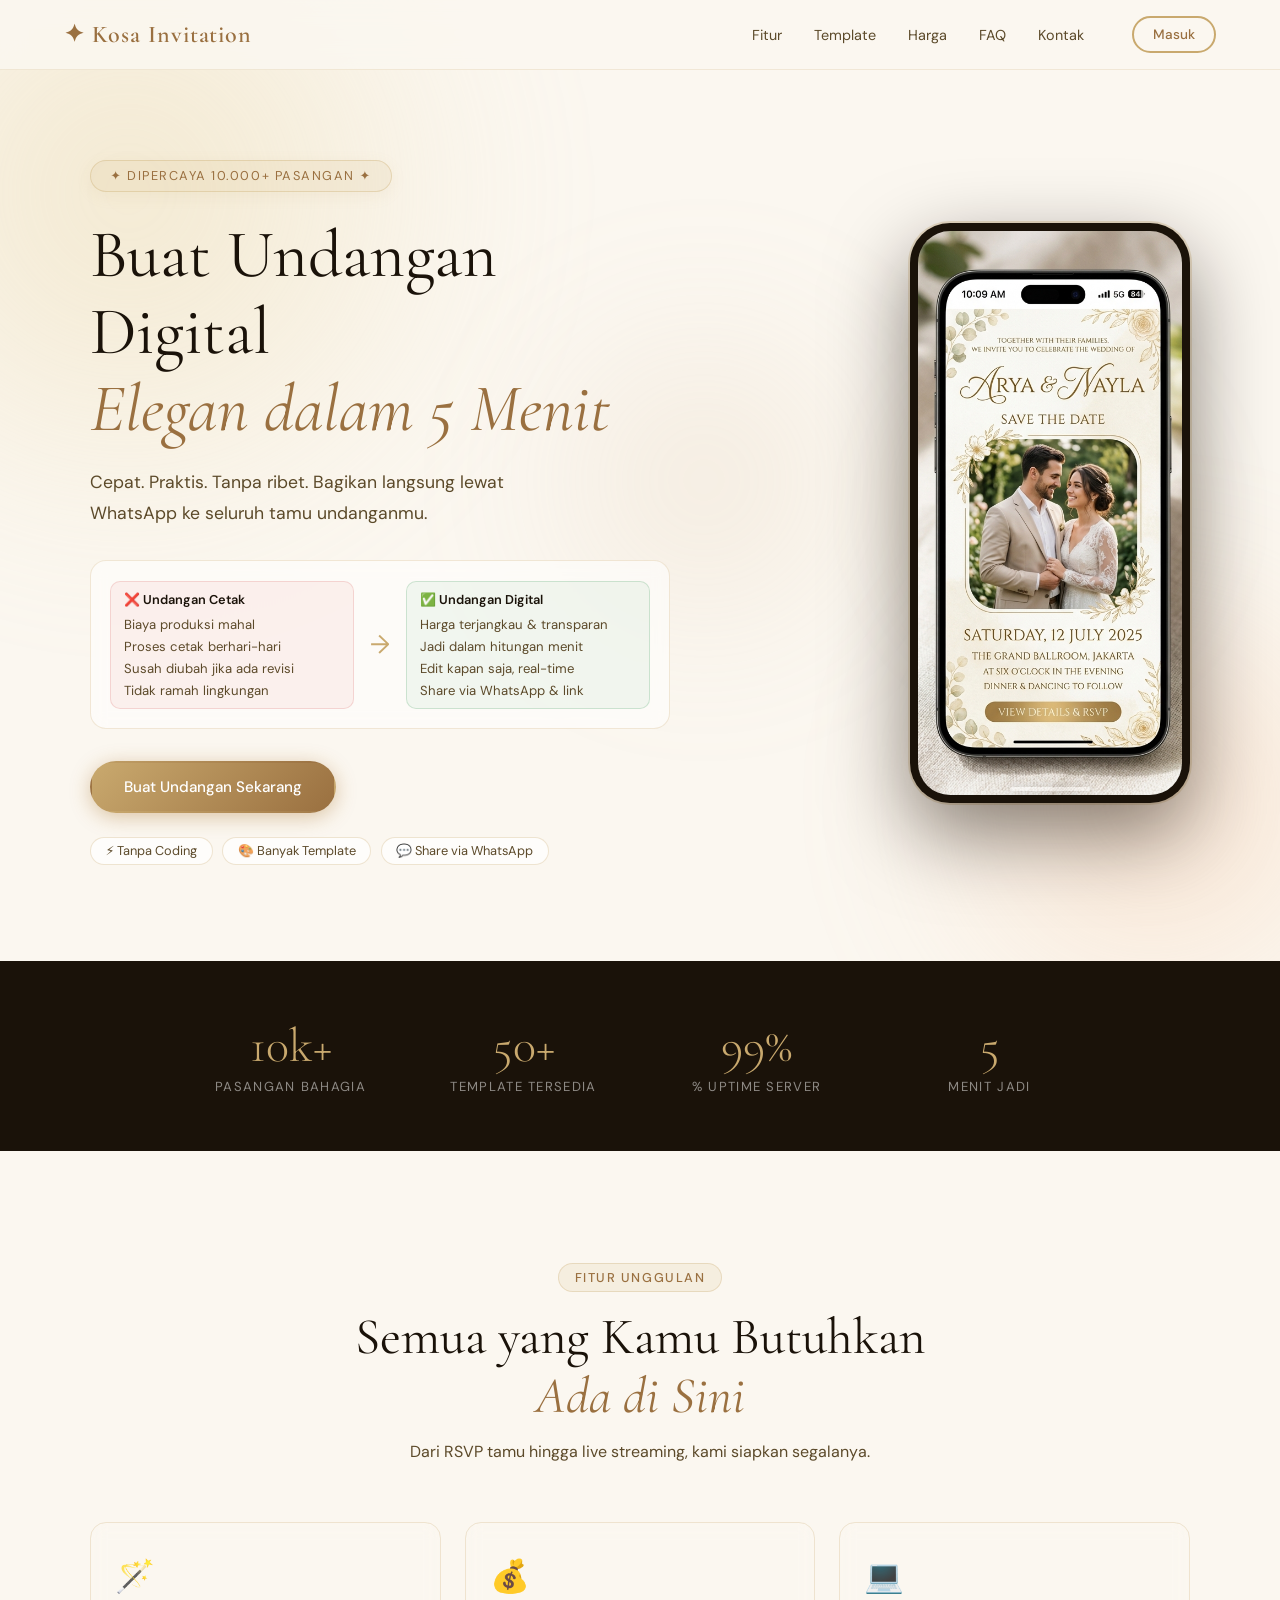
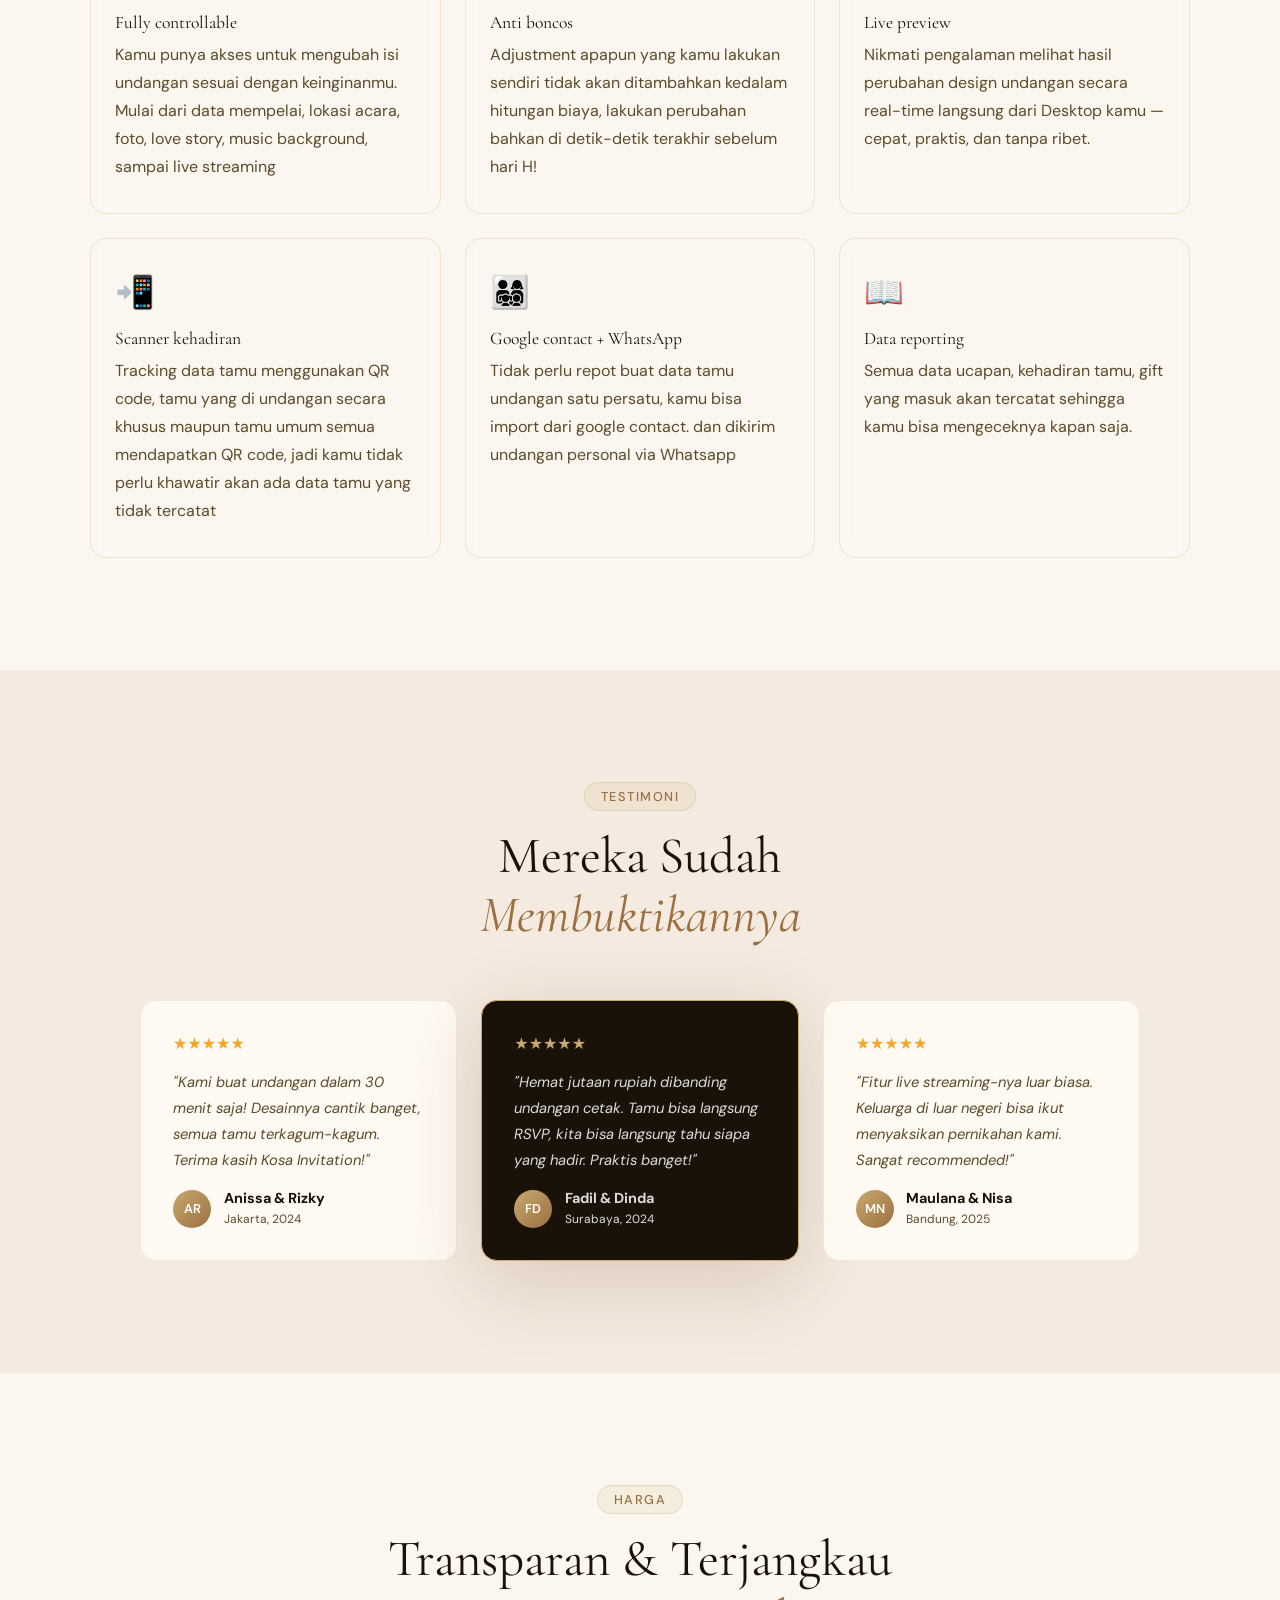
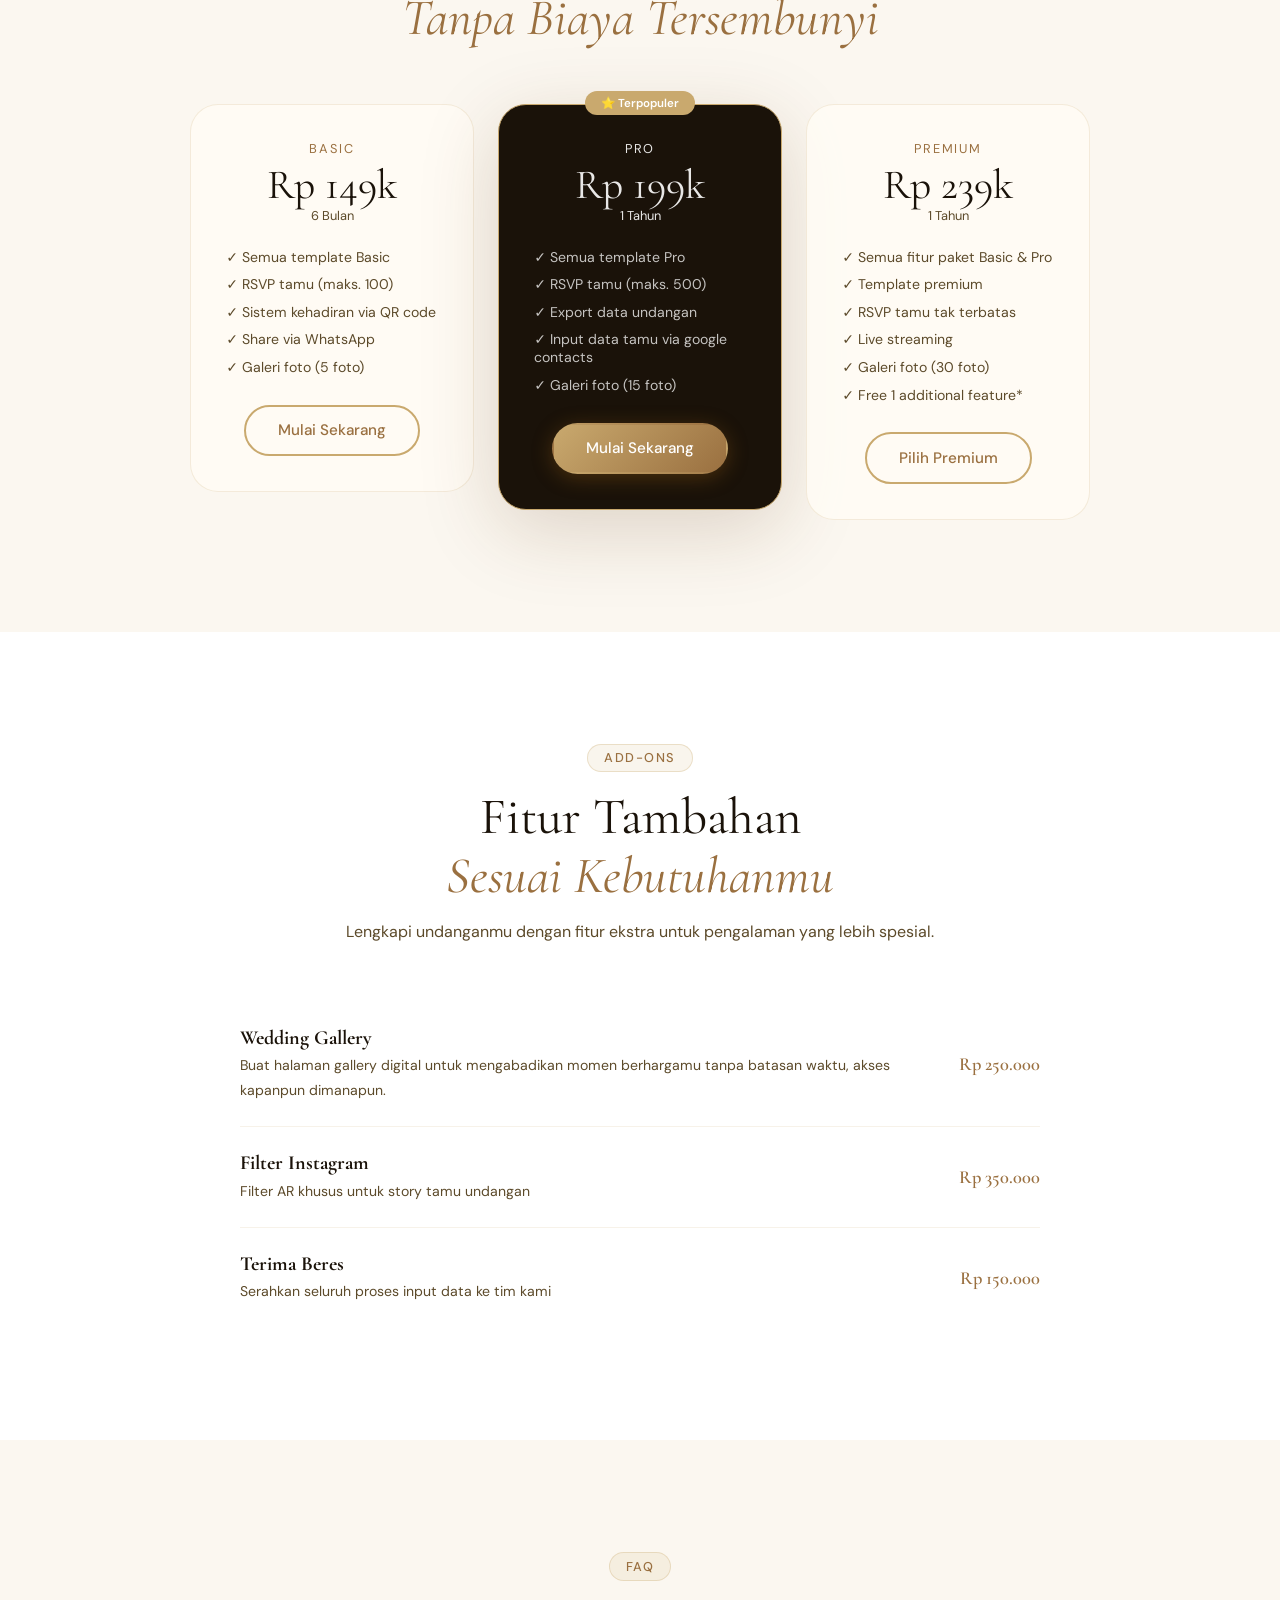
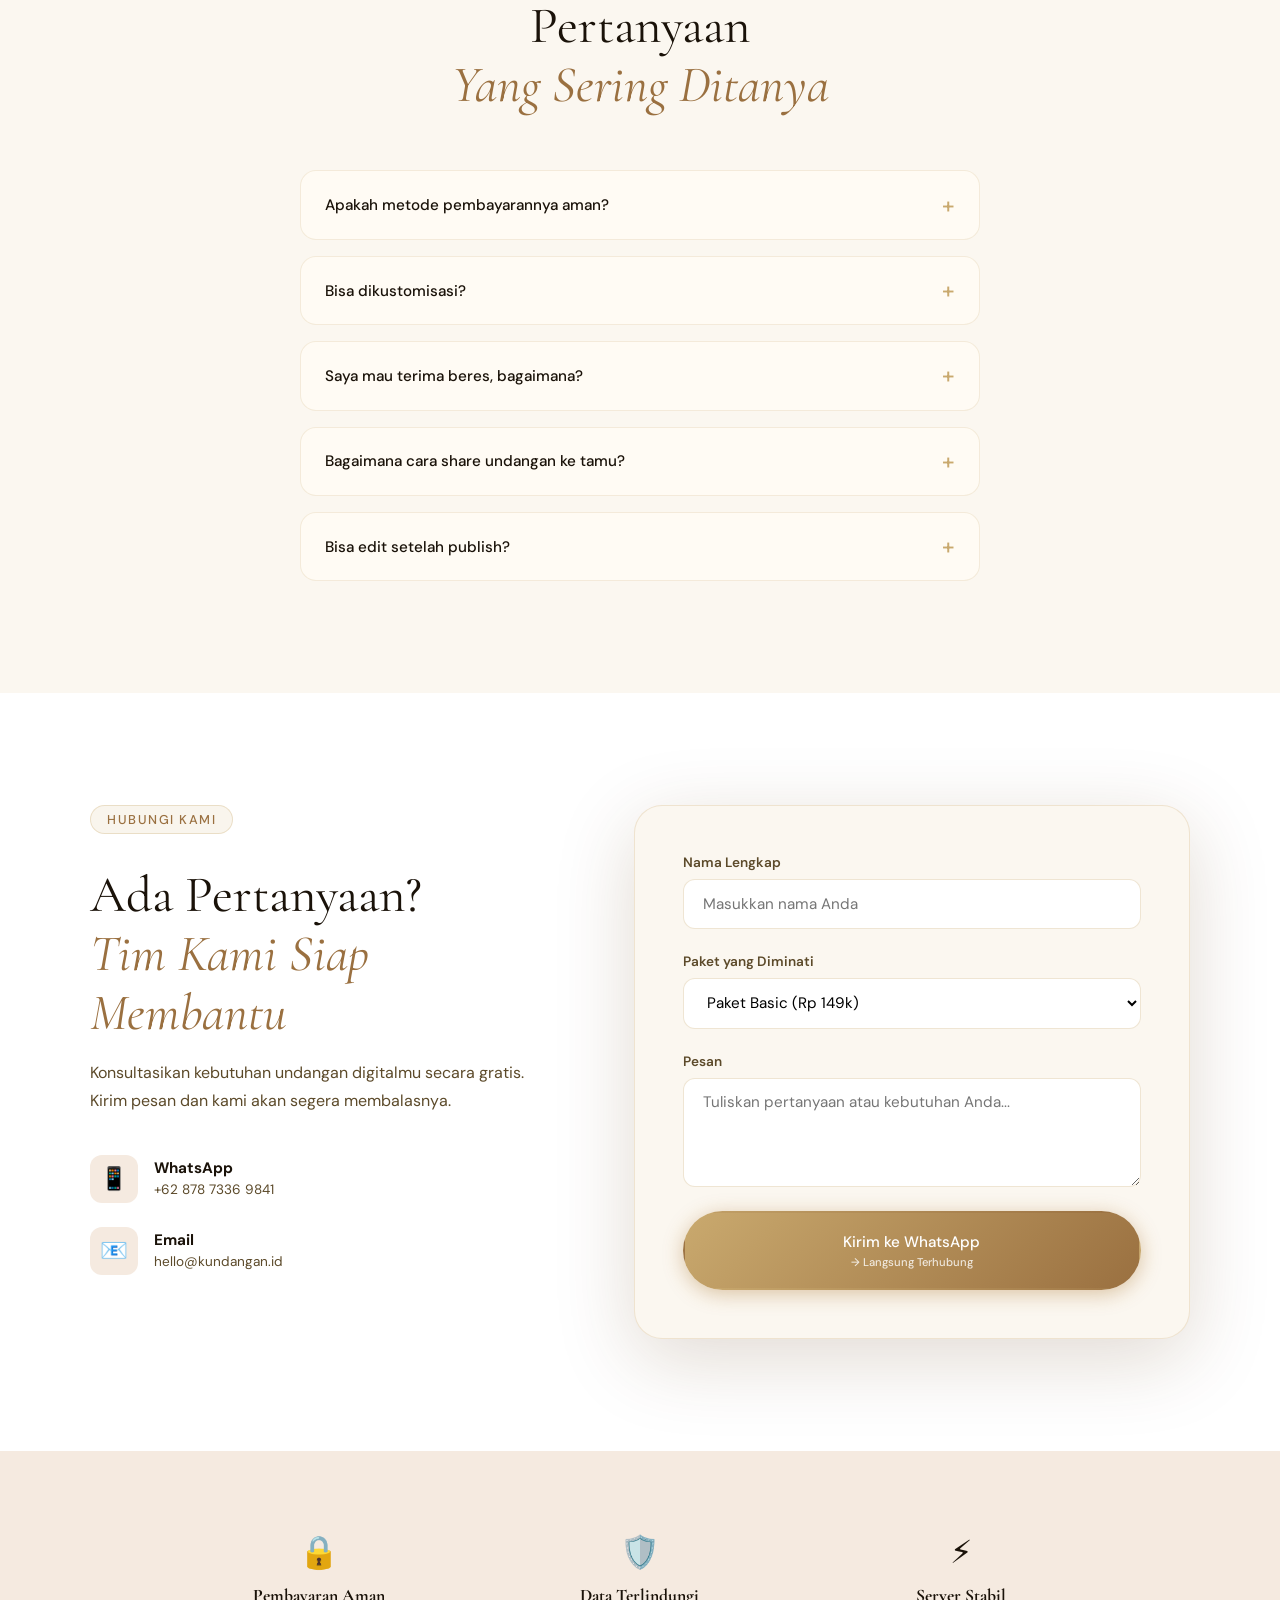
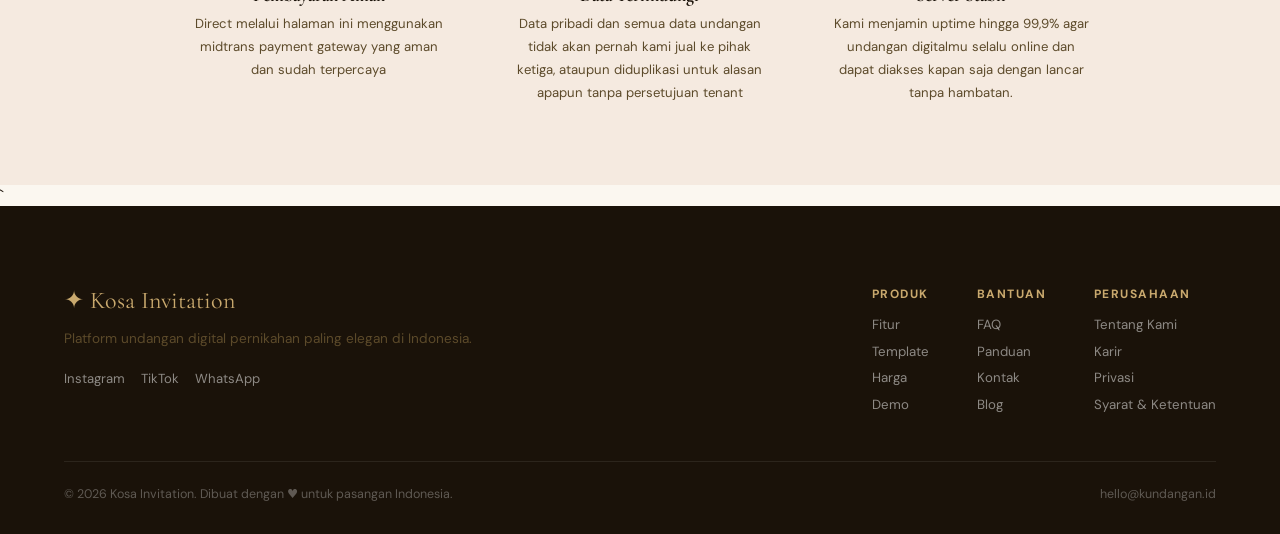
<file: landing-page/landing-page.html>
<!DOCTYPE html>
<html lang="id">

<head>
  <meta charset="UTF-8" />
  <meta name="viewport" content="width=device-width, initial-scale=1.0" />
  <title>Kundangan – Undangan Digital Pernikahan Elegan</title>
  <meta name="description"
    content="Buat undangan digital pernikahan elegan, cepat, dan praktis dalam 5 menit. Ribuan pasangan telah mempercayakan momen bahagia mereka kepada Kundangan." />

  <!-- Open Graph / Facebook -->
  <meta property="og:type" content="website" />
  <meta property="og:url" content="https://kundangan.id/" />
  <meta property="og:title" content="Kundangan – Undangan Digital Pernikahan Elegan" />
  <meta property="og:description"
    content="Buat undangan digital pernikahan elegan, cepat, dan praktis dalam 5 menit." />
  <meta property="og:image" content="hero-preview.png" />

  <!-- Twitter -->
  <meta property="twitter:card" content="summary_large_image" />
  <meta property="twitter:url" content="https://kundangan.id/" />
  <meta property="twitter:title" content="Kundangan – Undangan Digital Pernikahan Elegan" />
  <meta property="twitter:description"
    content="Buat undangan digital pernikahan elegan, cepat, dan praktis dalam 5 menit." />
  <meta property="twitter:image" content="hero-preview.png" />
  <link rel="stylesheet" href="landing-page.css" />
  <link rel="preconnect" href="https://fonts.googleapis.com">
  <link
    href="https://fonts.googleapis.com/css2?family=Cormorant+Garamond:ital,wght@0,300;0,400;0,600;1,300;1,400&family=DM+Sans:wght@300;400;500&display=swap"
    rel="stylesheet">
</head>

<body>

  <!-- NAV -->
  <nav class="nav" id="nav">
    <div class="nav__logo">✦ Kosa Invitation</div>

    <button class="nav__toggle" id="navToggle" aria-label="Toggle Navigation">
      <span></span>
      <span></span>
      <span></span>
    </button>

    <div class="nav__menu" id="navMenu">
      <ul class="nav__links">
        <li><a href="#fitur">Fitur</a></li>
        <li><a href="#template">Template</a></li>
        <li><a href="#harga">Harga</a></li>
        <li><a href="#faq">FAQ</a></li>
        <li><a href="#kontak">Kontak</a></li>
      </ul>
      <a href="#/login" class="btn btn--outline btn--sm nav__login">Masuk</a>
    </div>
  </nav>

  <!-- HERO -->
  <section class="hero" id="hero">
    <div class="hero__bg">
      <div class="orb orb--1"></div>
      <div class="orb orb--2"></div>
      <div class="orb orb--3"></div>
      <div class="hero__petals">
        <span class="petal" style="--d:0s;--x:10%;--s:1.2"></span>
        <span class="petal" style="--d:.4s;--x:25%;--s:.8"></span>
        <span class="petal" style="--d:.8s;--x:50%;--s:1"></span>
        <span class="petal" style="--d:1.2s;--x:70%;--s:.9"></span>
        <span class="petal" style="--d:.2s;--x:85%;--s:1.1"></span>
        <span class="petal" style="--d:1.6s;--x:40%;--s:.7"></span>
        <span class="petal" style="--d:.6s;--x:60%;--s:1.3"></span>
      </div>
    </div>

    <div class="hero__inner">
      <div class="hero__content">
        <div class="hero__badge reveal">✦ Dipercaya 10.000+ Pasangan ✦</div>
        <h1 class="hero__title reveal">
          Buat Undangan Digital<br /><em>Elegan dalam 5 Menit</em>
        </h1>
        <p class="hero__sub reveal">Cepat. Praktis. Tanpa ribet. Bagikan langsung lewat WhatsApp ke seluruh tamu
          undanganmu.</p>

        <div class="hero__compare reveal">
          <div class="compare__card compare__bad">
            <div class="compare__label">❌ Undangan Cetak</div>
            <ul>
              <li>Biaya produksi mahal</li>
              <li>Proses cetak berhari-hari</li>
              <li>Susah diubah jika ada revisi</li>
              <li>Tidak ramah lingkungan</li>
            </ul>
          </div>
          <div class="compare__arrow">→</div>
          <div class="compare__card compare__good">
            <div class="compare__label">✅ Undangan Digital</div>
            <ul>
              <li>Harga terjangkau &amp; transparan</li>
              <li>Jadi dalam hitungan menit</li>
              <li>Edit kapan saja, real-time</li>
              <li>Share via WhatsApp &amp; link</li>
            </ul>
          </div>
        </div>

        <div class="hero__cta reveal">
          <a href="#harga" class="btn btn--gold">Buat Undangan Sekarang</a>
          <!-- <a href="#template" class="btn btn--ghost">▶ Lihat Demo</a> -->
        </div>

        <div class="hero__badges reveal">
          <span class="badge-pill">⚡ Tanpa Coding</span>
          <span class="badge-pill">🎨 Banyak Template</span>
          <span class="badge-pill">💬 Share via WhatsApp</span>
        </div>
      </div>

      <div class="hero__mockup reveal">
        <div class="phone">
          <div class="phone__screen">
            <img src="hero-preview.png" alt="Preview Undangan" class="phone__img">
          </div>
          <div class="phone__bar"></div>
        </div>
        <div class="mockup__glow"></div>
      </div>
    </div>
  </section>

  <!-- STATS -->
  <section class="stats">
    <div class="stats__inner">
      <div class="stat" data-val="10000">
        <div class="stat__num" data-target="10000">0</div>
        <div class="stat__label">Pasangan Bahagia</div>
      </div>
      <div class="stat" data-val="50">
        <div class="stat__num" data-target="50">0</div>
        <div class="stat__label">Template Tersedia</div>
      </div>
      <div class="stat" data-val="99">
        <div class="stat__num" data-target="99">0</div>
        <div class="stat__label">% Uptime Server</div>
      </div>
      <div class="stat" data-val="5">
        <div class="stat__num" data-target="5">0</div>
        <div class="stat__label">Menit Jadi</div>
      </div>
    </div>
  </section>

  <!-- FITUR -->
  <section class="features" id="fitur">
    <div class="section__header">
      <span class="section__tag">Fitur Unggulan</span>
      <h2>Semua yang Kamu Butuhkan<br /><em>Ada di Sini</em></h2>
      <p>Dari RSVP tamu hingga live streaming, kami siapkan segalanya.</p>
    </div>
    <div class="features__grid" id="featuresGrid">
      <div class="feature-card reveal">
        <div class="feature-card__icon">🪄</div>
        <h3>Fully controllable</h3>
        <p>Kamu punya akses untuk mengubah isi undangan sesuai dengan keinginanmu. Mulai dari data mempelai, lokasi
          acara, foto, love story, music background, sampai live streaming</p>
      </div>
      <div class="feature-card reveal">
        <div class="feature-card__icon">💰</div>
        <h3>Anti boncos</h3>
        <p>Adjustment apapun yang kamu lakukan sendiri tidak akan ditambahkan kedalam hitungan biaya, lakukan perubahan
          bahkan di detik-detik terakhir sebelum hari H!</p>
      </div>
      <div class="feature-card reveal">
        <div class="feature-card__icon">💻</div>
        <h3>Live preview</h3>
        <p>Nikmati pengalaman melihat hasil perubahan design undangan secara real-time langsung dari Desktop kamu —
          cepat, praktis, dan tanpa ribet.</p>
      </div>
      <div class="feature-card reveal">
        <div class="feature-card__icon">📲</div>
        <h3>Scanner kehadiran</h3>
        <p>Tracking data tamu menggunakan QR code, tamu yang di undangan secara khusus maupun tamu umum semua
          mendapatkan QR code, jadi kamu tidak perlu khawatir akan ada data tamu yang tidak tercatat</p>
      </div>
      <div class="feature-card reveal">
        <div class="feature-card__icon">👨‍👩‍👧‍👦</div>
        <h3>Google contact + WhatsApp</h3>
        <p>Tidak perlu repot buat data tamu undangan satu persatu, kamu bisa import dari google contact. dan dikirim
          undangan personal via Whatsapp</p>
      </div>
      <div class="feature-card reveal">
        <div class="feature-card__icon">📖</div>
        <h3>Data reporting</h3>
        <p>Semua data ucapan, kehadiran tamu, gift yang masuk akan tercatat sehingga kamu bisa mengeceknya kapan saja.
        </p>
      </div>
    </div>
    <div class="carousel-dots" data-for="featuresGrid"></div>
  </section>

  <!-- TEMPLATE -->
  <!-- <section class="templates" id="template">
    <div class="section__header">
      <span class="section__tag">Template Showcase</span>
      <h2>Pilih Gaya<br /><em>Yang Paling Kamu</em></h2>
      <p>Puluhan desain elegan siap pakai, tinggal isi data dan share.</p>
    </div>
    <div class="templates__tabs">
      <button class="tab active" data-cat="semua">Semua</button>
      <button class="tab" data-cat="elegan">Elegan</button>
      <button class="tab" data-cat="islami">Islami</button>
      <button class="tab" data-cat="modern">Modern</button>
    </div>
    <div class="templates__grid" id="templatesGrid">
      injected by JS
    </div>
  </section> -->


  <!-- TESTIMONI -->
  <section class="testimonials" id="testimoni">
    <div class="section__header">
      <span class="section__tag">Testimoni</span>
      <h2>Mereka Sudah<br /><em>Membuktikannya</em></h2>
    </div>
    <div class="testi__grid" id="testiGrid">
      <div class="testi-card reveal">
        <div class="testi-card__stars">★★★★★</div>
        <p>"Kami buat undangan dalam 30 menit saja! Desainnya cantik banget, semua tamu terkagum-kagum. Terima kasih
          Kosa Invitation!"</p>
        <div class="testi-card__author">
          <div class="testi-card__avatar">AR</div>
          <div>
            <strong>Anissa &amp; Rizky</strong>
            <span>Jakarta, 2024</span>
          </div>
        </div>
      </div>
      <div class="testi-card reveal testi-card--featured">
        <div class="testi-card__stars">★★★★★</div>
        <p>"Hemat jutaan rupiah dibanding undangan cetak. Tamu bisa langsung RSVP, kita bisa langsung tahu siapa yang
          hadir. Praktis banget!"</p>
        <div class="testi-card__author">
          <div class="testi-card__avatar">FD</div>
          <div>
            <strong>Fadil &amp; Dinda</strong>
            <span>Surabaya, 2024</span>
          </div>
        </div>
      </div>
      <div class="testi-card reveal">
        <div class="testi-card__stars">★★★★★</div>
        <p>"Fitur live streaming-nya luar biasa. Keluarga di luar negeri bisa ikut menyaksikan pernikahan kami. Sangat
          recommended!"</p>
        <div class="testi-card__author">
          <div class="testi-card__avatar">MN</div>
          <div>
            <strong>Maulana &amp; Nisa</strong>
            <span>Bandung, 2025</span>
          </div>
        </div>
      </div>
    </div>
    <div class="carousel-dots" data-for="testiGrid"></div>
  </section>

  <!-- PRICING -->
  <section class="pricing" id="harga">
    <div class="section__header">
      <span class="section__tag">Harga</span>
      <h2>Transparan &amp; Terjangkau<br /><em>Tanpa Biaya Tersembunyi</em></h2>
    </div>
    <div class="pricing__grid" id="pricingGrid">
      <div class="pricing__card reveal">
        <div class="pricing__tier">Basic</div>
        <div class="pricing__price">Rp 149k</div>
        <div class="pricing__period">6 Bulan</div>
        <ul class="pricing__features">
          <li>✓ Semua template Basic</li>
          <li>✓ RSVP tamu (maks. 100)</li>
          <li>✓ Sistem kehadiran via QR code</li>
          <li>✓ Share via WhatsApp</li>
          <li>✓ Galeri foto (5 foto)</li>
        </ul>
        <a href="#/register?plan_type=basic" class="btn btn--outline">Mulai Sekarang</a>
      </div>
      <div class="pricing__card pricing__card--featured reveal">
        <div class="pricing__badge">⭐ Terpopuler</div>
        <div class="pricing__tier">Pro</div>
        <div class="pricing__price">Rp 199k</div>
        <div class="pricing__period">1 Tahun</div>
        <ul class="pricing__features">
          <li>✓ Semua template Pro</li>
          <li>✓ RSVP tamu (maks. 500)</li>
          <li>✓ Export data undangan</li>
          <li>✓ Input data tamu via google contacts</li>
          <li>✓ Galeri foto (15 foto)</li>


        </ul>
        <a href="#/register?plan_type=pro" class="btn btn--gold">Mulai Sekarang</a>
      </div>
      <div class="pricing__card reveal">
        <div class="pricing__tier">Premium</div>
        <div class="pricing__price">Rp 239k</div>
        <div class="pricing__period">1 Tahun</div>
        <ul class="pricing__features">
          <li>✓ Semua fitur paket Basic & Pro</li>
          <li>✓ Template premium</li>
          <li>✓ RSVP tamu tak terbatas</li>
          <li>✓ Live streaming</li>
          <li>✓ Galeri foto (30 foto)</li>
          <li>✓ Free 1 additional feature*</li>

        </ul>
        <a href="#/register?plan_type=premium" class="btn btn--outline">Pilih Premium</a>
      </div>
    </div>
    <div class="carousel-dots" data-for="pricingGrid"></div>
  </section>

  <!-- ADDITIONAL FEATURES -->
  <section class="add-features" id="additional">
    <div class="section__header">
      <span class="section__tag">Add-ons</span>
      <h2>Fitur Tambahan<br /><em>Sesuai Kebutuhanmu</em></h2>
      <p>Lengkapi undanganmu dengan fitur ekstra untuk pengalaman yang lebih spesial.</p>
    </div>
    <div class="add-features__list">
      <div class="add-feature-item reveal">
        <div class="add-feature__info">
          <h4>Wedding Gallery</h4>
          <p>Buat halaman gallery digital untuk mengabadikan momen berhargamu tanpa batasan waktu, akses kapanpun
            dimanapun.</p>
        </div>
        <div class="add-feature__price">Rp 250.000</div>
      </div>
      <div class="add-feature-item reveal">
        <div class="add-feature__info">
          <h4>Filter Instagram</h4>
          <p>Filter AR khusus untuk story tamu undangan</p>
        </div>
        <div class="add-feature__price">Rp 350.000</div>
      </div>
      <div class="add-feature-item reveal">
        <div class="add-feature__info">
          <h4>Terima Beres</h4>
          <p>Serahkan seluruh proses input data ke tim kami</p>
        </div>
        <div class="add-feature__price">Rp 150.000</div>
      </div>

    </div>
  </section>

  <!-- FAQ -->
  <section class="faq" id="faq">
    <div class="section__header">
      <span class="section__tag">FAQ</span>
      <h2>Pertanyaan<br /><em>Yang Sering Ditanya</em></h2>
    </div>
    <div class="faq__list">
      <div class="faq-item">
        <button class="faq-item__q">Apakah metode pembayarannya aman?</button>
        <div class="faq-item__a">Sangat aman. Kami menggunakan sistem pembayaran otomatis (Midtrans) yang mendukung
          berbagai metode seperti Transfer Bank, QRIS, dan E-Wallet (Gopay/OVO/Dana) dengan verifikasi instan. <br> <br>
          Untuk opsi lain nya kami juga menyediakan pembayaran melalui Shopee namun terbatas hanya untuk pembelian
          undangan, untuk pembelian additinal feature masih direct menggunakan Midtrans via website ini.</div>
      </div>
      <div class="faq-item">
        <button class="faq-item__q">Bisa dikustomisasi?</button>
        <div class="faq-item__a">Tentu! Nama, tanggal, foto, tema, dan konten undangan sepenuhnya bisa kamu sesuaikan
          melalui editor visual yang mudah digunakan melalui.</div>
      </div>
      <div class="faq-item">
        <button class="faq-item__q">Saya mau terima beres, bagaimana?</button>
        <div class="faq-item__a">Tentu, dengan membeli paket premium atau additional feature "Terima Beres", kamu bisa
          menyerahkan seluruh proses pembuatan undangan kepada tim kami, dan kami akan menyiapkannya untuk kamu.</div>
      </div>
      <div class="faq-item">
        <button class="faq-item__q">Bagaimana cara share undangan ke tamu?</button>
        <div class="faq-item__a">Kami menyediakan fitur share undangan melalui WhatsApp, Kamu bisa membuat template
          kalimat undangan dan gunakan kalimat template tersebut ke semua daftar undanganmu.</div>
      </div>
      <div class="faq-item">
        <button class="faq-item__q">Bisa edit setelah publish?</button>
        <div class="faq-item__a">Ya! Kamu bisa mengedit undangan kapan saja, bahkan setelah dipublish. Perubahan
          langsung tersimpan secara real-time tanpa perlu cetak ulang.</div>
      </div>
    </div>
  </section>

  <!-- CONTACT -->
  <section class="contact" id="kontak">
    <div class="contact__container">
      <div class="contact__info">
        <span class="section__tag">Hubungi Kami</span>
        <h2>Ada Pertanyaan?<br /><em>Tim Kami Siap Membantu</em></h2>
        <p>Konsultasikan kebutuhan undangan digitalmu secara gratis. Kirim pesan dan kami akan segera membalasnya.</p>

        <div class="contact__methods">
          <div class="contact__method">
            <div class="method__icon">📱</div>
            <div>
              <strong>WhatsApp</strong>
              <span>+62 878 7336 9841</span>
            </div>
          </div>
          <div class="contact__method">
            <div class="method__icon">📧</div>
            <div>
              <strong>Email</strong>
              <span>hello@kundangan.id</span>
            </div>
          </div>
        </div>
      </div>

      <div class="contact__form-wrap reveal">
        <form id="waContactForm" class="contact__form">
          <div class="form-group">
            <label>Nama Lengkap</label>
            <input type="text" id="waName" placeholder="Masukkan nama Anda" required>
          </div>
          <div class="form-group">
            <label>Paket yang Diminati</label>
            <select id="waPackage">
              <option value="Basic">Paket Basic (Rp 149k)</option>
              <option value="Pro">Paket Pro (Rp 199k)</option>
              <option value="Premium">Paket Premium (Rp 239k)</option>
              <option value="Custom">Custom / Tanya-tanya</option>
            </select>
          </div>
          <div class="form-group">
            <label>Pesan</label>
            <textarea id="waMessage" placeholder="Tuliskan pertanyaan atau kebutuhan Anda..." rows="4"
              required></textarea>
          </div>
          <button type="submit" class="btn btn--gold btn--full">
            <span>Kirim ke WhatsApp</span>
            <small>→ Langsung Terhubung</small>
          </button>
        </form>
      </div>
    </div>
  </section>

  <!-- TRUST -->
  <section class="trust">
    <div class="trust__grid">
      <div class="trust-item">
        <div class="trust-item__icon">🔒</div>
        <h4>Pembayaran Aman</h4>
        <p>Direct melalui halaman ini menggunakan midtrans payment gateway yang aman dan sudah terpercaya</p>
      </div>
      <div class="trust-item">
        <div class="trust-item__icon">🛡️</div>
        <h4>Data Terlindungi</h4>
        <p>Data pribadi dan semua data undangan tidak akan pernah kami jual ke pihak ketiga, ataupun diduplikasi untuk
          alasan apapun tanpa persetujuan tenant</p>
      </div>
      <div class="trust-item">
        <div class="trust-item__icon">⚡</div>
        <h4>Server Stabil</h4>
        <p>Kami menjamin uptime hingga 99,9% agar undangan digitalmu selalu online dan dapat diakses kapan saja dengan
          lancar tanpa hambatan.</p>
      </div>
    </div>
  </section>`

  <!-- FOOTER -->
  <footer class="footer">
    <div class="footer__top">
      <div class="footer__brand">
        <div class="footer__logo">✦ Kosa Invitation</div>
        <p>Platform undangan digital pernikahan paling elegan di Indonesia.</p>
        <div class="footer__social">
          <a href="#">Instagram</a>
          <a href="#">TikTok</a>
          <a href="#">WhatsApp</a>
        </div>
      </div>
      <div class="footer__links">
        <div class="footer__col">
          <h5>Produk</h5>
          <a href="#">Fitur</a>
          <a href="#">Template</a>
          <a href="#">Harga</a>
          <a href="#template">Demo</a>
        </div>
        <div class="footer__col">
          <h5>Bantuan</h5>
          <a href="#">FAQ</a>
          <a href="#">Panduan</a>
          <a href="#">Kontak</a>
          <a href="#">Blog</a>
        </div>
        <div class="footer__col">
          <h5>Perusahaan</h5>
          <a href="#">Tentang Kami</a>
          <a href="#">Karir</a>
          <a href="#">Privasi</a>
          <a href="#">Syarat &amp; Ketentuan</a>
        </div>
      </div>
    </div>
    <div class="footer__bottom">
      <span>© 2026 Kosa Invitation. Dibuat dengan ♥ untuk pasangan Indonesia.</span>
      <span>hello@kundangan.id</span>
    </div>


  </footer>

  <script src="landing-page.js"></script>
</body>

</html>
<!-- ASSET_METADATA_START -->
<script type="application/json"
  id="asset-metadata">[{"file_name":"select_employee.webp","cdn_url":"https://script.google.com/macros/s/AKfycbwwACKPA1WtsEvRFU60oVDm8Edk6j3LQJIPbnV-gIZ0gBQHCqzMRcXm-L_XlmQA7y25/exec?action=imageProxy&id=1BdWNMXp8oGfpWFPw0azXngJdBAhv61ni","drive_url":"https://drive.google.com/file/d/1BdWNMXp8oGfpWFPw0azXngJdBAhv61ni/view?usp=drivesdk"},{"file_name":"tindak_lanjut_kontrak.webp","cdn_url":"https://script.google.com/macros/s/AKfycbwwACKPA1WtsEvRFU60oVDm8Edk6j3LQJIPbnV-gIZ0gBQHCqzMRcXm-L_XlmQA7y25/exec?action=imageProxy&id=1nwRLDabmAcrvsX4Q9FwRFzJnXcYbdMdd","drive_url":"https://drive.google.com/file/d/1nwRLDabmAcrvsX4Q9FwRFzJnXcYbdMdd/view?usp=drivesdk"},{"file_name":"6288edd78d553_1.webp","cdn_url":"https://script.google.com/macros/s/AKfycbwwACKPA1WtsEvRFU60oVDm8Edk6j3LQJIPbnV-gIZ0gBQHCqzMRcXm-L_XlmQA7y25/exec?action=imageProxy&id=1oCUv26zva_R9pTIHFokn_G4FsLDP_n5L","drive_url":"https://drive.google.com/file/d/1oCUv26zva_R9pTIHFokn_G4FsLDP_n5L/view?usp=drivesdk"},{"file_name":"sunbed.webp","cdn_url":"https://script.google.com/macros/s/AKfycbwwACKPA1WtsEvRFU60oVDm8Edk6j3LQJIPbnV-gIZ0gBQHCqzMRcXm-L_XlmQA7y25/exec?action=imageProxy&id=1-wcSMk_QcRO4JA_wdoiUCyFqcuycyjmf","drive_url":"https://drive.google.com/file/d/1-wcSMk_QcRO4JA_wdoiUCyFqcuycyjmf/view?usp=drivesdk"}]</script>
<!-- ASSET_METADATA_END -->
</file>
<file: landing-page/landing-page.css>
/* =============================================
   KUNDANGAN — Wedding Invitation SaaS
   Theme: Luxury Romantic / Art Deco Warmth
============================================= */

/* ---- TOKENS ---- */
:root {
  --gold:       #C9A96E;
  --gold-light: #E8D5A3;
  --gold-dark:  #9A7040;
  --cream:      #FBF7F0;
  --ink:        #1A1209;
  --ink-muted:  #5C4A2A;
  --blush:      #F5EAE0;
  --white:      #FFFFFF;
  --card-bg:    rgba(255,252,245,0.85);
  --radius:     16px;
  --radius-lg:  28px;
  --shadow:     0 8px 40px rgba(90,50,10,.10);
  --shadow-lg:  0 20px 80px rgba(90,50,10,.18);
  --font-serif: 'Cormorant Garamond', Georgia, serif;
  --font-sans:  'DM Sans', system-ui, sans-serif;
  --transition: .35s cubic-bezier(.4,0,.2,1);
  --glass:      rgba(255, 252, 245, 0.7);
  --glass-border: rgba(201, 169, 110, 0.25);
  --glass-shadow: 0 8px 32px rgba(90, 50, 10, 0.12);
}

/* ---- RESET ---- */
*, *::before, *::after { box-sizing: border-box; margin: 0; padding: 0; }
html { scroll-behavior: smooth; }
body {
  font-family: var(--font-sans);
  background: var(--cream);
  color: var(--ink);
  overflow-x: hidden;
}
a { text-decoration: none; color: inherit; }
img { display: block; max-width: 100%; }
ul { list-style: none; }

/* ---- TYPOGRAPHY ---- */
h1, h2, h3 { font-family: var(--font-serif); font-weight: 400; line-height: 1.15; }
h1 { font-size: clamp(2.4rem, 6vw, 4.2rem); }
h2 { font-size: clamp(2rem, 4.5vw, 3.2rem); }
h3 { font-size: 1.35rem; }
em { font-style: italic; color: var(--gold-dark); }
p  { font-size: 1rem; line-height: 1.75; color: var(--ink-muted); }

/* ---- BUTTONS ---- */
.btn {
  display: inline-flex; align-items: center; justify-content: center; gap: .5rem;
  padding: .85rem 2rem; border-radius: 999px;
  font-family: var(--font-sans); font-size: .95rem; font-weight: 500;
  cursor: pointer; transition: var(--transition); border: 2px solid transparent;
}
.btn--gold {
  background: linear-gradient(135deg, var(--gold), var(--gold-dark));
  color: #fff;
  box-shadow: 0 4px 20px rgba(160,100,20,.35);
}
.btn--gold:hover { transform: translateY(-2px); box-shadow: 0 8px 30px rgba(160,100,20,.45); }
.btn--ghost {
  background: rgba(255,255,255,.15); color: var(--ink);
  border-color: rgba(201,169,110,.4); backdrop-filter: blur(4px);
}
.btn--ghost:hover { background: rgba(255,255,255,.3); }
.btn--outline {
  background: transparent; color: var(--gold-dark);
  border-color: var(--gold);
}
.btn--outline:hover { background: var(--gold); color: #fff; }
.btn--sm { padding: .5rem 1.2rem; font-size: .85rem; }
.btn--lg { padding: 1.1rem 2.8rem; font-size: 1.05rem; }

/* ---- SECTION HEADER ---- */
.section__header { text-align: center; max-width: 620px; margin: 0 auto 3.5rem; }
.section__tag {
  display: inline-block; font-size: .8rem; font-weight: 500; letter-spacing: .12em;
  text-transform: uppercase; color: var(--gold-dark);
  background: rgba(201,169,110,.12); border: 1px solid rgba(201,169,110,.3);
  padding: .3rem 1rem; border-radius: 999px; margin-bottom: 1rem;
}
.section__header p { margin-top: .75rem; }

/* ---- REVEAL ANIMATION ---- */
.reveal { opacity: 0; transform: translateY(30px); transition: opacity .7s ease, transform .7s ease; }
.reveal.visible { opacity: 1; transform: translateY(0); }

/* =============================================
   NAV
============================================= */
.nav {
  position: fixed; top: 0; left: 0; right: 0; z-index: 100;
  display: flex; align-items: center; justify-content: space-between;
  padding: 1rem 5%;
  background: rgba(251,247,240,.85); backdrop-filter: blur(12px);
  border-bottom: 1px solid rgba(201,169,110,.2);
  transition: var(--transition);
}
.nav.scrolled { box-shadow: 0 4px 20px rgba(90,50,10,.08); }
.nav__logo { font-family: var(--font-serif); font-size: 1.5rem; font-weight: 600; color: var(--gold-dark); letter-spacing: .04em; }

.nav__toggle {
  display: none;
  flex-direction: column;
  gap: 5px;
  background: none;
  border: none;
  cursor: pointer;
  z-index: 110;
  padding: 5px;
}
.nav__toggle span {
  width: 24px;
  height: 2px;
  background: var(--gold-dark);
  transition: var(--transition);
  border-radius: 2px;
}

.nav__menu { display: flex; align-items: center; gap: 3rem; }
.nav__links { display: flex; gap: 2rem; }
.nav__links a { font-size: .9rem; color: var(--ink-muted); transition: color .2s; }
.nav__links a:hover { color: var(--gold-dark); }

/* --- GLASS UTILITY --- */
.glass {
  background: var(--glass);
  backdrop-filter: blur(12px);
  -webkit-backdrop-filter: blur(12px);
  border: 1px solid var(--glass-border);
  box-shadow: var(--glass-shadow);
}

/* =============================================
   HERO
============================================= */
.hero {
  min-height: 100vh; padding: 10rem 5% 6rem;
  display: flex; align-items: center;
  position: relative; overflow: hidden;
}
.hero__inner {
  display: flex; align-items: center; justify-content: space-between; gap: 3rem;
  max-width: 1100px; margin: 0 auto; width: 100%;
}
.hero__bg { position: absolute; inset: 0; pointer-events: none; }
.orb {
  position: absolute; border-radius: 50%; filter: blur(80px); opacity: .45;
}
.orb--1 { width: 60vw; height: 60vw; top: -20%; left: -20%; background: radial-gradient(circle, #E8D5A3, transparent 70%); }
.orb--2 { width: 40vw; height: 40vw; bottom: -10%; right: -10%; background: radial-gradient(circle, #F5C5A0, transparent 70%); }
.orb--3 { width: 30vw; height: 30vw; top: 30%; left: 40%; background: radial-gradient(circle, #D4B896, transparent 70%); opacity: .25; }

/* petals */
.hero__petals { position: absolute; inset: 0; overflow: hidden; }
.petal {
  position: absolute; top: -20px;
  left: var(--x);
  width: 10px; height: 14px;
  background: radial-gradient(ellipse, rgba(201,169,110,.5), rgba(245,200,160,.2));
  border-radius: 50% 0 50% 0;
  animation: petalFall 8s linear infinite;
  animation-delay: var(--d);
  transform: scale(var(--s)) rotate(30deg);
}
@keyframes petalFall {
  0%   { top: -5%; opacity: 1; transform: scale(var(--s)) rotate(0deg) translateX(0); }
  100% { top: 110%; opacity: 0; transform: scale(var(--s)) rotate(360deg) translateX(40px); }
}

.hero__content { flex: 1; max-width: 580px; position: relative; }
.hero__badge {
  display: inline-flex; align-items: center; gap: .5rem;
  font-size: .8rem; letter-spacing: .12em; text-transform: uppercase;
  color: var(--gold-dark); background: rgba(201,169,110,.12);
  border: 1px solid rgba(201,169,110,.35); padding: .4rem 1.2rem;
  border-radius: 999px; margin-bottom: 1.5rem;
  box-shadow: 0 4px 15px rgba(201,169,110,.1);
}
.hero__title { margin-bottom: 1.2rem; }
.hero__sub { font-size: 1.1rem; margin-bottom: 2rem; max-width: 460px; }

/* compare */
.hero__compare {
  display: flex; align-items: stretch; gap: 1rem;
  background: rgba(255,255,255,.55); border: 1px solid rgba(201,169,110,.25);
  border-radius: var(--radius); padding: 1.2rem; margin-bottom: 2rem;
  backdrop-filter: blur(8px);
}
.compare__card { flex: 1; padding: .6rem .8rem; border-radius: 10px; }
.compare__bad  { background: rgba(220,50,50,.06); border: 1px solid rgba(200,50,50,.15); }
.compare__good { background: rgba(50,150,80,.06); border: 1px solid rgba(50,150,80,.2); }
.compare__label { font-size: .8rem; font-weight: 600; margin-bottom: .5rem; }
.compare__card ul { display: flex; flex-direction: column; gap: .3rem; }
.compare__card li { font-size: .82rem; color: var(--ink-muted); }
.compare__arrow { display: flex; align-items: center; font-size: 1.6rem; color: var(--gold); flex-shrink: 0; }

.hero__cta { display: flex; gap: 1rem; flex-wrap: wrap; margin-bottom: 1.5rem; }
.hero__badges { display: flex; gap: .6rem; flex-wrap: wrap; }
.badge-pill {
  font-size: .8rem; color: var(--ink-muted);
  background: rgba(255,255,255,.7); border: 1px solid rgba(201,169,110,.3);
  padding: .3rem .9rem; border-radius: 999px;
}

/* phone mockup */
.hero__mockup {
  flex-shrink: 0; position: relative; z-index: 1;
  display: flex; justify-content: center; align-items: center;
}
.mockup__glow {
  position: absolute; width: 300px; height: 400px; border-radius: 50%;
  background: radial-gradient(circle, rgba(201,169,110,.3), transparent 70%);
  filter: blur(40px); z-index: 0;
}

.phone {
  width: 280px; height: 580px;
  background: var(--ink); border-radius: 40px;
  padding: 8px; box-shadow: 0 30px 80px rgba(20,10,0,.5), 0 0 0 2px rgba(201,169,110,.3);
  position: relative; z-index: 1;
}
.phone--demo { width: 240px; height: 480px; }
.phone__screen {
  background: var(--cream); border-radius: 32px;
  height: 100%; width: 100%; overflow: hidden;
  position: relative;
}
.phone__img { width: 100%; height: 100%; object-fit: cover; display: block; }
.phone__bar {
  position: absolute; bottom: 12px; left: 50%; transform: translateX(-50%);
  width: 80px; height: 4px; background: rgba(255,255,255,.4);
  border-radius: 4px; z-index: 2;
  box-shadow: 0 0 10px rgba(0,0,0,.2);
}


/* =============================================
   STATS
============================================= */
.stats { background: var(--ink); padding: 3.5rem 5%; }
.stats__inner {
  max-width: 900px; margin: 0 auto;
  display: grid; grid-template-columns: repeat(4, 1fr); gap: 2rem; text-align: center;
}
.stat__num {
  font-family: var(--font-serif); font-size: 3rem; font-weight: 300; color: var(--gold);
}
.stat__label { font-size: .82rem; color: rgba(255,255,255,.5); margin-top: .2rem; text-transform: uppercase; letter-spacing: .1em; }

/* =============================================
   FEATURES
============================================= */
.features { padding: 7rem 5%; }
.features__grid {
  display: grid; 
  grid-template-columns: repeat(3, 1fr);
  gap: 1.5rem; 
  max-width: 1100px; 
  margin: 0 auto;
}
.feature-card {
  border-radius: var(--radius); padding: 2rem 1.5rem;
  backdrop-filter: blur(8px); border: 1px solid var(--glass-border);
  transition: var(--transition);
}
.feature-card:hover { transform: translateY(-5px); box-shadow: var(--shadow); border-color: rgba(201,169,110,.5); }
.feature-card__icon { font-size: 2rem; margin-bottom: 1rem; }
.feature-card h3 { font-size: 1.1rem; margin-bottom: .5rem; }

/* =============================================
   TEMPLATES
============================================= */
.templates { padding: 7rem 5%; background: var(--blush); }
.templates__tabs { display: flex; gap: .6rem; justify-content: center; margin-bottom: 2.5rem; flex-wrap: wrap; }
.tab {
  padding: .5rem 1.4rem; border-radius: 999px; font-size: .85rem; cursor: pointer;
  background: transparent; border: 1px solid rgba(201,169,110,.4); color: var(--ink-muted);
  transition: var(--transition);
}
.tab.active, .tab:hover { background: var(--gold); border-color: var(--gold); color: #fff; }
.templates__grid {
  display: grid; grid-template-columns: repeat(auto-fill, minmax(240px, 1fr));
  gap: 1.5rem; max-width: 1100px; margin: 0 auto;
}
.template-card {
  background: var(--card-bg); border-radius: var(--radius-lg);
  overflow: hidden; box-shadow: var(--shadow);
  border: 1px solid rgba(201,169,110,.15); transition: var(--transition);
}
.template-card:hover { transform: translateY(-6px); box-shadow: var(--shadow-lg); }
.template-card__thumb {
  height: 200px; display: flex; align-items: center; justify-content: center;
  font-family: var(--font-serif); font-size: 1.4rem; letter-spacing: .05em;
  position: relative; overflow: hidden;
}
.template-card__body { padding: 1.1rem 1.2rem; }
.template-card__name { font-family: var(--font-serif); font-size: 1.05rem; margin-bottom: .2rem; }
.template-card__cat { font-size: .75rem; color: var(--gold-dark); text-transform: uppercase; letter-spacing: .1em; margin-bottom: .6rem; }
.template-card__price { font-weight: 600; color: var(--ink); font-size: .95rem; margin-bottom: .9rem; }
.template-card__actions { display: flex; gap: .5rem; }
.template-card__actions .btn { flex: 1; padding: .5rem; font-size: .78rem; }

/* =============================================
   DEMO
============================================= */
.demo__inner {
  max-width: 1000px; margin: 0 auto;
  display: flex; align-items: center; gap: 5rem;
}
.demo__content { flex: 1; }
.demo__content h2 { margin: 1rem 0; }
.demo__content p { margin-bottom: 2rem; }
.demo__phone-wrap { flex-shrink: 0; }
.demo-scroll {
  padding: 1rem .8rem; display: flex; flex-direction: column; gap: 1rem;
  overflow-y: auto; height: 100%; min-height: 420px;
}
.demo-s1 { text-align: center; padding: 1rem 0; border-bottom: 1px solid rgba(201,169,110,.2); }
.demo-ornament { font-size: .8rem; color: var(--gold); letter-spacing: .3em; margin-bottom: .5rem; }
.demo-couple { font-family: var(--font-serif); font-size: 1.5rem; color: var(--ink); }
.demo-tagline { font-size: .72rem; color: var(--ink-muted); margin-top: .3rem; }
.demo-img-placeholder {
  height: 110px; border-radius: 10px;
  background: linear-gradient(135deg, rgba(201,169,110,.25), rgba(245,200,160,.3));
  display: flex; align-items: center; justify-content: center;
  font-size: .7rem; color: var(--gold-dark);
}
.demo-img-placeholder::after { content: "📸 Foto Prewedding"; }
.demo-s3 { text-align: center; background: rgba(201,169,110,.08); border-radius: 10px; padding: .8rem; }
.demo-date-label { font-size: .65rem; text-transform: uppercase; letter-spacing: .12em; color: var(--gold-dark); }
.demo-date { font-family: var(--font-serif); font-size: 1rem; margin: .25rem 0 .1rem; }
.demo-time, .demo-venue { font-size: .72rem; color: var(--ink-muted); }
.demo-countdown { text-align: center; }
.demo-cd-label { font-size: .65rem; text-transform: uppercase; letter-spacing: .1em; color: var(--ink-muted); margin-bottom: .5rem; }
.demo-cd-boxes { display: flex; gap: .4rem; justify-content: center; }
.demo-cd-box {
  background: var(--ink); color: var(--gold); border-radius: 8px; padding: .4rem .6rem;
  display: flex; flex-direction: column; align-items: center; min-width: 42px;
}
.demo-cd-box span { font-family: var(--font-serif); font-size: 1.1rem; }
.demo-cd-box small { font-size: .55rem; color: rgba(255,255,255,.5); text-transform: uppercase; }

/* =============================================
   TESTIMONIALS
============================================= */
.testimonials { padding: 7rem 5%; background: var(--blush); }
.testi__grid {
  display: grid; grid-template-columns: repeat(auto-fit, minmax(260px, 1fr));
  gap: 1.5rem; max-width: 1000px; margin: 0 auto;
}
.testi-card {
  background: var(--card-bg); border: 1px solid rgba(201,169,110,.2);
  border-radius: var(--radius); padding: 2rem;
  display: flex; flex-direction: column; gap: 1rem;
}
.testi-card--featured {
  background: var(--ink); border-color: var(--gold);
  box-shadow: var(--shadow-lg);
}
.testi-card--featured p, .testi-card--featured .testi-card__author strong,
.testi-card--featured .testi-card__author span { color: rgba(255,255,255,.85); }
.testi-card--featured .testi-card__stars { color: var(--gold); }
.testi-card__stars { color: #F5A623; font-size: 1rem; }
.testi-card p { font-size: .92rem; font-style: italic; }
.testi-card__author { display: flex; align-items: center; gap: .8rem; }
.testi-card__avatar {
  width: 38px; height: 38px; border-radius: 50%;
  background: linear-gradient(135deg, var(--gold), var(--gold-dark));
  color: #fff; display: flex; align-items: center; justify-content: center;
  font-size: .8rem; font-weight: 600; flex-shrink: 0;
}
.testi-card__author strong { display: block; font-size: .9rem; }
.testi-card__author span { font-size: .75rem; color: var(--ink-muted); }

/* =============================================
   PRICING
============================================= */
.pricing { padding: 7rem 5%; }
.pricing__grid {
  display: grid; grid-template-columns: repeat(auto-fit, minmax(260px, 1fr));
  gap: 1.5rem; max-width: 900px; margin: 0 auto; align-items: start;
}
.pricing__card {
  background: var(--card-bg); border: 1px solid rgba(201,169,110,.2);
  border-radius: var(--radius-lg); padding: 2.2rem;
  text-align: center; position: relative; transition: var(--transition);
}
.pricing__card:hover { box-shadow: var(--shadow); transform: translateY(-4px); }
.pricing__card--featured {
  background: var(--ink); border-color: var(--gold);
  box-shadow: var(--shadow-lg); transform: scale(1.04);
}
.pricing__card--featured:hover { transform: scale(1.04) translateY(-4px); }
.pricing__card--featured .pricing__tier,
.pricing__card--featured .pricing__price,
.pricing__card--featured .pricing__period { color: rgba(255,255,255,.9); }
.pricing__card--featured .pricing__features li { color: rgba(255,255,255,.75); }
.pricing__badge {
  position: absolute; top: -14px; left: 50%; transform: translateX(-50%);
  background: var(--gold); color: #fff; font-size: .72rem; font-weight: 600;
  padding: .3rem 1rem; border-radius: 999px; white-space: nowrap;
}
.pricing__tier { font-size: .8rem; text-transform: uppercase; letter-spacing: .15em; color: var(--gold-dark); margin-bottom: .5rem; }
.pricing__price { font-family: var(--font-serif); font-size: 2.6rem; color: var(--ink); line-height: 1; }
.pricing__period { font-size: .8rem; color: var(--ink-muted); margin-bottom: 1.5rem; }
.pricing__features { text-align: left; display: flex; flex-direction: column; gap: .6rem; margin-bottom: 1.8rem; }
.pricing__features li { font-size: .88rem; color: var(--ink-muted); }

/* =============================================
   CTA CLOSING
============================================= */
.cta-closing {
  padding: 7rem 5%; text-align: center;
  background: linear-gradient(160deg, #2A1A08, #1A1209);
  position: relative; overflow: hidden;
}
.cta-closing::before {
  content: ''; position: absolute; inset: 0;
  background: radial-gradient(ellipse 80% 60% at 50% 50%, rgba(201,169,110,.15), transparent);
}
.cta-closing__inner { position: relative; z-index: 1; }
.cta-closing__ornament { font-size: 1rem; color: var(--gold); letter-spacing: .3em; margin-bottom: 1.5rem; opacity: .6; }
.cta-closing h2 { color: #fff; margin-bottom: 1rem; }
.cta-closing p { color: rgba(255,255,255,.65); max-width: 500px; margin: 0 auto 2.5rem; }
.cta-closing p strong { color: var(--gold); }
.cta-closing__urgency {
  display: flex; align-items: center; justify-content: center; gap: .5rem;
  margin-top: 1.2rem; font-size: .85rem; color: rgba(255,255,255,.55);
}
.pulse-dot {
  width: 8px; height: 8px; border-radius: 50%; background: #4CAF50; flex-shrink: 0;
  animation: pulse 1.5s ease-in-out infinite;
}
@keyframes pulse {
  0%, 100% { transform: scale(1); opacity: 1; }
  50% { transform: scale(1.5); opacity: .6; }
}

/* =============================================
   FAQ
============================================= */
.faq { padding: 7rem 5%; }
.faq__list { max-width: 680px; margin: 0 auto; display: flex; flex-direction: column; gap: 1rem; }
.faq-item {
  background: var(--card-bg); border: 1px solid rgba(201,169,110,.2);
  border-radius: var(--radius); overflow: hidden;
}
.faq-item__q {
  width: 100%; text-align: left; padding: 1.2rem 1.5rem;
  font-family: var(--font-sans); font-size: .95rem; font-weight: 500; color: var(--ink);
  background: transparent; border: none; cursor: pointer; display: flex; justify-content: space-between; align-items: center;
  transition: var(--transition);
}
.faq-item__q::after { content: '+'; font-size: 1.4rem; color: var(--gold); transition: transform .3s; flex-shrink: 0; }
.faq-item.open .faq-item__q::after { transform: rotate(45deg); }
.faq-item__a {
  max-height: 0; overflow: hidden; transition: max-height .4s ease, padding .3s;
  padding: 0 1.5rem; font-size: .9rem; color: var(--ink-muted);
}
.faq-item.open .faq-item__a { max-height: 200px; padding: 0 1.5rem 1.2rem; }

/* =============================================
   TRUST
============================================= */
.trust { padding: 5rem 5%; background: var(--blush); }
.trust__grid {
  display: flex;
  flex-wrap: wrap;
  justify-content: center;
  gap: 2rem 4rem;
  max-width: 900px;
  margin: 0 auto;
  text-align: center;
}
.trust-item {
  flex: 1 1 250px;
  max-width: 320px;
}
.trust-item__icon { font-size: 2rem; margin-bottom: .75rem; }
.trust-item h4 { font-family: var(--font-serif); font-size: 1.1rem; margin-bottom: .4rem; }
.trust-item p { font-size: .82rem; }

/* =============================================
   FOOTER
============================================= */
.footer { background: var(--ink); color: rgba(255,255,255,.7); padding: 5rem 5% 2rem; }
.footer__top { display: flex; gap: 4rem; flex-wrap: wrap; margin-bottom: 3rem; }
.footer__brand { flex: 1; min-width: 200px; }
.footer__logo { font-family: var(--font-serif); font-size: 1.5rem; color: var(--gold); margin-bottom: .75rem; }
.footer__brand p { font-size: .85rem; margin-bottom: 1.2rem; }
.footer__social { display: flex; gap: 1rem; }
.footer__social a { font-size: .82rem; color: rgba(255,255,255,.5); transition: color .2s; }
.footer__social a:hover { color: var(--gold); }
.footer__links { display: flex; gap: 3rem; flex-wrap: wrap; }
.footer__col { display: flex; flex-direction: column; gap: .6rem; }
.footer__col h5 { font-size: .75rem; text-transform: uppercase; letter-spacing: .12em; color: var(--gold); margin-bottom: .3rem; }
.footer__col a { font-size: .83rem; color: rgba(255,255,255,.5); transition: color .2s; }
.footer__col a:hover { color: var(--gold-light); }
.footer__bottom {
  border-top: 1px solid rgba(255,255,255,.08); padding-top: 1.5rem;
  display: flex; justify-content: space-between; flex-wrap: wrap; gap: .5rem;
  font-size: .78rem; color: rgba(255,255,255,.3);
}

/* =============================================
   ADDITIONAL FEATURES
============================================= */
.add-features { padding: 7rem 5%; background: var(--white); }
.add-features__list {
  max-width: 800px; margin: 0 auto;
  display: flex; flex-direction: column;
}
.add-feature-item {
  display: flex; justify-content: space-between; align-items: center;
  padding: 1.5rem 0; border-bottom: 1px solid rgba(201,169,110,.15);
  transition: var(--transition);
}
.add-feature-item:hover { transform: translateX(10px); }
.add-feature-item:last-child { border-bottom: none; }
.add-feature__info h4 { font-family: var(--font-serif); font-size: 1.25rem; margin-bottom: .2rem; color: var(--ink); }
.add-feature__info p { font-size: .88rem; color: var(--ink-muted); }
.add-feature__price {
  font-family: var(--font-serif); font-weight: 600; color: var(--gold-dark);
  font-size: 1.15rem; white-space: nowrap; margin-left: 2rem;
}

/* =============================================
   CONTACT
============================================= */
.contact { padding: 7rem 5%; background: var(--white); }
.contact__container {
  max-width: 1100px; margin: 0 auto;
  display: grid; grid-template-columns: 1fr 1.2fr; gap: 5rem; align-items: start;
}
.contact__info h2 { margin: 1rem 0; }
.contact__info p { margin-bottom: 2.5rem; }
.contact__methods { display: flex; flex-direction: column; gap: 1.5rem; }
.contact__method { display: flex; align-items: center; gap: 1rem; }
.method__icon {
  width: 48px; height: 48px; border-radius: 12px; background: var(--blush);
  display: flex; align-items: center; justify-content: center; font-size: 1.4rem;
}
.contact__method strong { display: block; font-size: .95rem; }
.contact__method span { font-size: .85rem; color: var(--ink-muted); }

.contact__form-wrap {
  background: var(--cream); border: 1px solid rgba(201,169,110,.25);
  border-radius: var(--radius-lg); padding: 3rem;
  box-shadow: var(--shadow-lg);
}
.contact__form { display: flex; flex-direction: column; gap: 1.5rem; }
.form-group { display: flex; flex-direction: column; gap: .5rem; }
.form-group label { font-size: .85rem; font-weight: 600; color: var(--ink-muted); }
.form-group input, .form-group select, .form-group textarea {
  padding: .85rem 1.2rem; border-radius: 12px; border: 1px solid rgba(201,169,110,.3);
  background: var(--white); font-family: var(--font-sans); font-size: .95rem;
  transition: var(--transition);
}
.form-group input:focus, .form-group select:focus, .form-group textarea:focus {
  outline: none; border-color: var(--gold); box-shadow: 0 0 0 4px rgba(201,169,110,.1);
}
.btn--full { width: 100%; flex-direction: column; gap: 0; padding: 1.2rem; }
.btn--full small { font-size: .7rem; opacity: .8; margin-top: .2rem; }

/* =============================================
   RESPONSIVE
============================================= */
@media (max-width: 900px) {
  .hero { text-align: center; padding-top: 8rem; }
  .hero__inner { flex-direction: column; }
  .hero__cta, .hero__badges { justify-content: center; }
  .hero__compare { flex-direction: column; }
  .compare__arrow { transform: rotate(90deg); align-self: center; }
  .hero__sub { margin: 0 auto 2rem; }
  .demo__inner { flex-direction: column; align-items: center; gap: 3rem; }
  .stats__inner { grid-template-columns: repeat(2, 1fr); }
  .pricing__card--featured { transform: scale(1); }
  .footer__top { flex-direction: column; }
  .contact__container { grid-template-columns: 1fr; gap: 3rem; }
  .contact__info { text-align: center; }
  .contact__methods { flex-direction: row; flex-wrap: nowrap; justify-content: center; gap: 1.5rem; }
  .contact__method { text-align: left; }

  /* Mobile Nav Logic */
  .nav__toggle { display: flex; }
  .nav__menu {
    position: fixed; top: 0; right: -100%; width: 80%; height: 100vh;
    background: var(--cream); flex-direction: column; justify-content: center;
    padding: 2rem; transition: .4s ease; box-shadow: -10px 0 30px rgba(0,0,0,0.05);
    z-index: 105;
  }
  .nav__menu.active { right: 0; }
  .nav__links { flex-direction: column; align-items: center; gap: 2.5rem; }
  .nav__links a { font-size: 1.2rem; }
  .nav__login { width: 100%; max-width: 200px; }

  /* Toggle Animation */
  .nav__toggle.active span:nth-child(1) { transform: translateY(7px) rotate(45deg); }
  .nav__toggle.active span:nth-child(2) { opacity: 0; }
  .nav__toggle.active span:nth-child(3) { transform: translateY(-7px) rotate(-45deg); }
}

/* Carousel Dots */
.carousel-dots {
  display: none;
  justify-content: center;
  gap: 0.6rem;
  margin-top: 1rem;
}

@media (max-width: 768px) {
  .carousel-dots {
    display: flex;
  }
  
  .dot {
    width: 7px;
    height: 7px;
    border-radius: 50%;
    background: rgba(201,169,110,.3);
    transition: var(--transition);
  }
  
  .dot.active {
    background: var(--gold);
    width: 20px;
    border-radius: 4px;
  }

  .features__grid,
  .testi__grid,
  .pricing__grid {
    display: flex;
    overflow-x: auto;
    scroll-snap-type: x mandatory;
    padding: 2rem 8% 3rem;
    margin-left: -5%;
    margin-right: -5%;
    gap: 1.5rem;
    -webkit-overflow-scrolling: touch;
    scrollbar-width: none;
  }

  .features__grid::-webkit-scrollbar,
  .testi__grid::-webkit-scrollbar,
  .pricing__grid::-webkit-scrollbar {
    display: none;
  }

  .feature-card,
  .testi-card,
  .pricing__card {
    flex: 0 0 320px;
    scroll-snap-align: center;
    transition: transform .4s ease, opacity .4s ease;
    opacity: 0.5;
    transform: scale(0.9);
  }

  .feature-card.is-active,
  .testi-card.is-active,
  .pricing__card.is-active {
    opacity: 1;
    transform: scale(1);
  }

  .pricing__card--featured {
    transform: scale(0.9) !important;
  }
  .pricing__card--featured.is-active {
    transform: scale(1) !important;
  }
}
@media (max-width: 480px) {
  .hero { padding: 7rem 1.5rem 4rem; }
  .stats__inner { grid-template-columns: repeat(2, 1fr); gap: 1rem; }
  .features { padding: 4rem 1.5rem; }
  .templates { padding: 4rem 1.5rem; }
  .pricing { padding: 4rem 1.5rem; }
  .faq { padding: 4rem 1.5rem; }
  .add-feature-item { gap: .5rem; }
  .contact__form-wrap { padding: 1.5rem; }
  .contact__methods { gap: 0.75rem; }
  .contact__method strong { font-size: 0.85rem; }
  .contact__method span { font-size: 0.75rem; }
  .method__icon { width: 40px; height: 40px; font-size: 1.1rem; }
}
</file>
